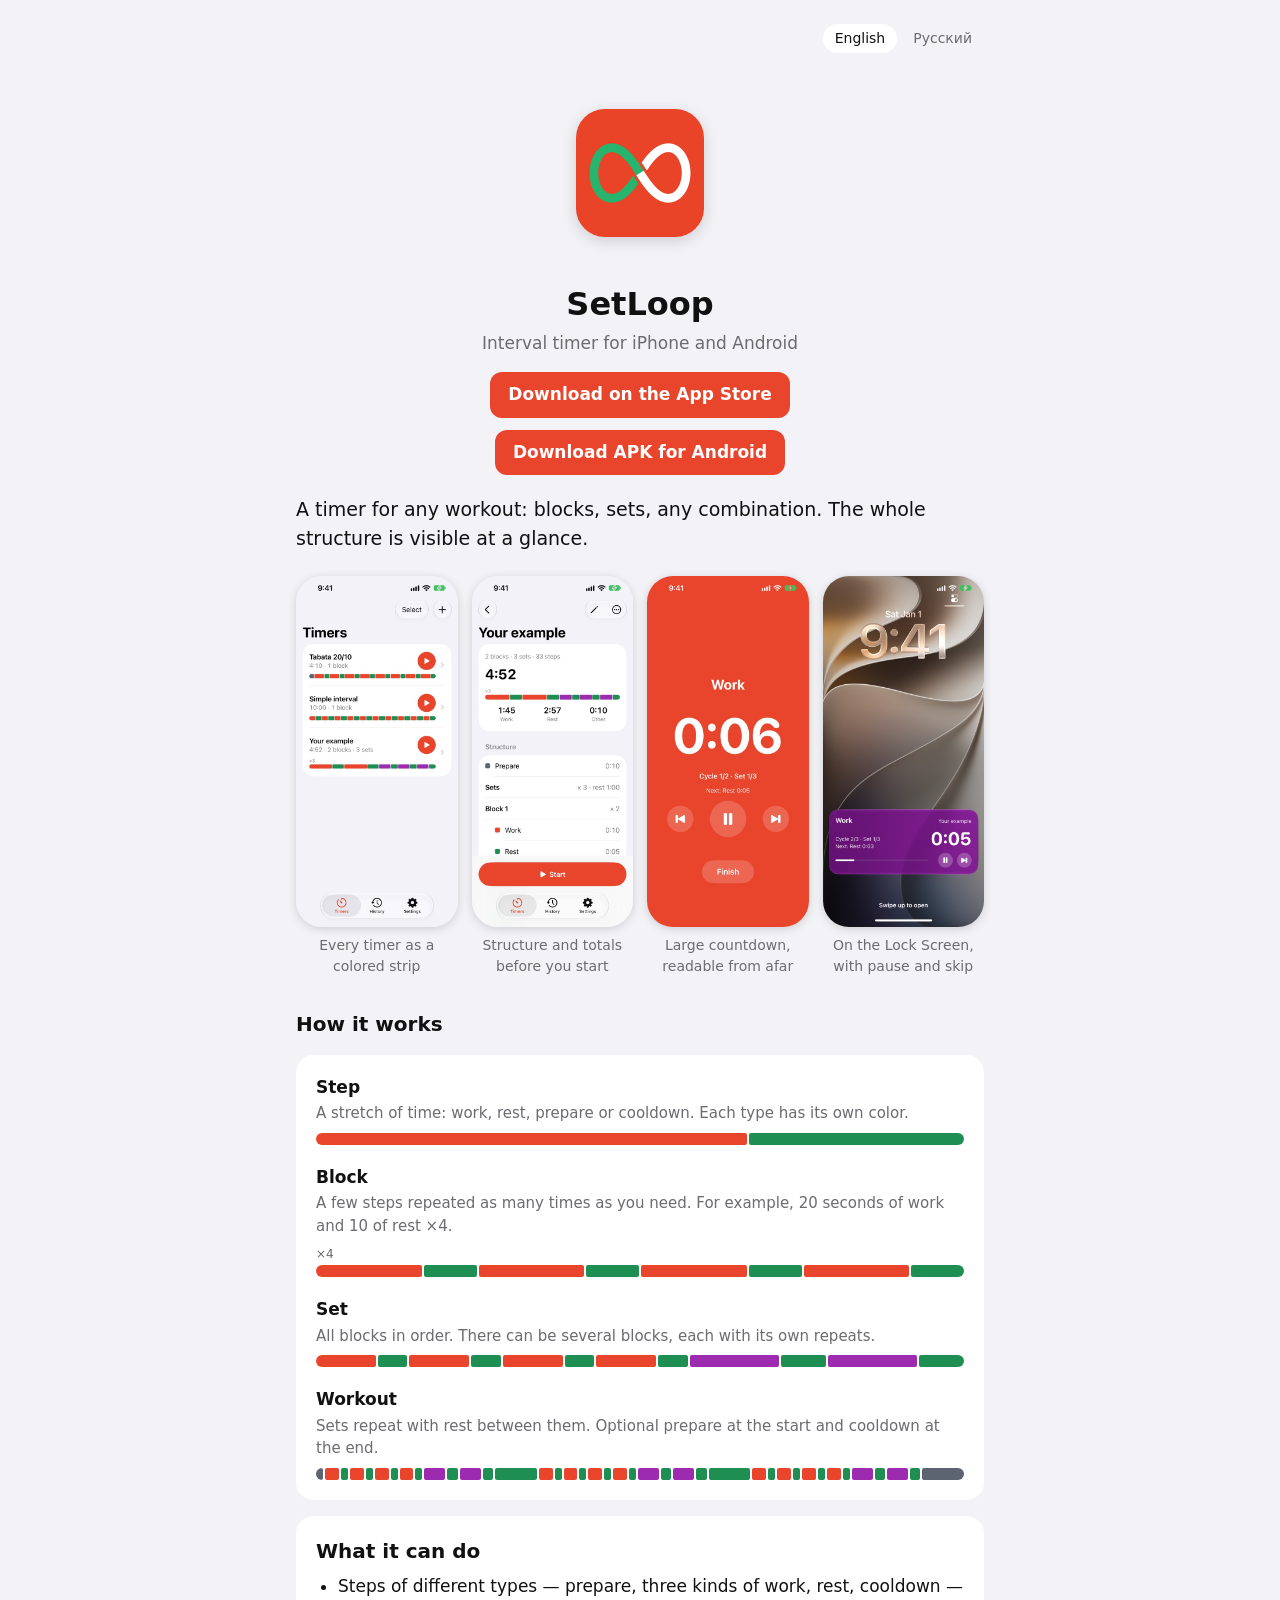
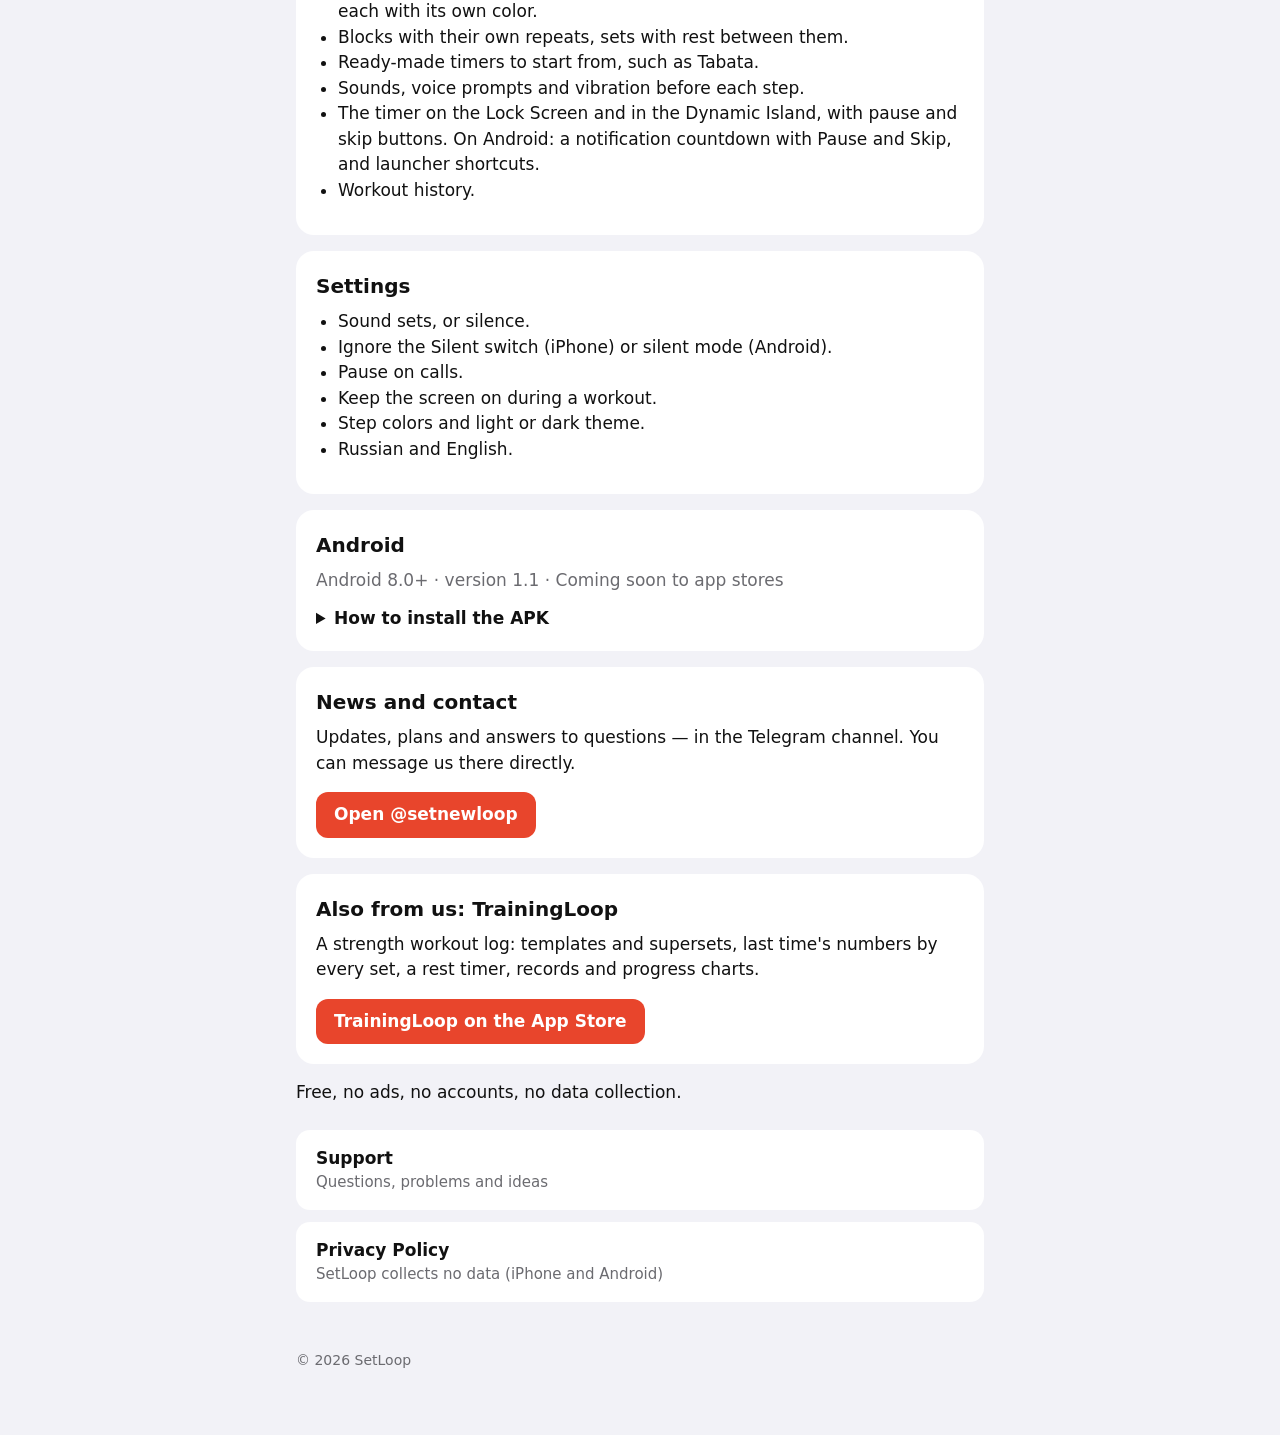
<file: site/index.html>
<!doctype html>
<html lang="en">
<head>
<meta charset="utf-8">
<meta name="viewport" content="width=device-width, initial-scale=1">
<title>SetLoop — Interval Timer</title>
<meta name="title-en" content="SetLoop — Interval Timer">
<meta name="title-ru" content="SetLoop — интервальный таймер">
<meta name="description" content="SetLoop is an interval timer for iPhone and Android: blocks, sets, any combination, with sounds, voice and a timer on the lock screen.">
<meta property="og:type" content="website">
<meta property="og:site_name" content="SetLoop">
<meta property="og:title" content="SetLoop — Interval Timer">
<meta property="og:description" content="Interval timer for iPhone and Android: blocks, sets, any combination. Free, no ads, no data collection.">
<meta property="og:url" content="https://personan1.github.io/SetLoop/">
<meta property="og:image" content="https://personan1.github.io/SetLoop/social-preview.png">
<meta property="og:image:width" content="1280">
<meta property="og:image:height" content="640">
<meta name="twitter:card" content="summary_large_image">
<link rel="icon" href="icon.png">
<link rel="apple-touch-icon" href="icon.png">
<link rel="stylesheet" href="style.css?v=5">
<script src="lang.js"></script>
</head>
<body>
<main>
  <header>
    <nav class="lang" aria-label="Language">
      <button data-set="en">English</button>
      <button data-set="ru">Русский</button>
    </nav>
  </header>

  <div class="hero">
    <img src="icon.png" alt="">
  </div>

  <section data-lang="en" lang="en">
    <div class="hero">
      <h1>SetLoop</h1>
      <p class="muted">Interval timer for iPhone and Android</p>
      <p class="store"><a class="button" href="https://apps.apple.com/ru/app/setloop-timer/id6837319745">Download on the App Store</a></p>
      <p class="store"><a class="button" href="https://github.com/PersonaN1/SetLoop-Android/releases/latest/download/SetLoop.apk">Download APK for Android</a></p>
    </div>
    <p class="lead">A timer for any workout: blocks, sets, any combination. The whole structure is visible at a glance.</p>

    <div class="shots" aria-label="Screenshots">
      <figure><img src="screens/en-1-list.jpg" alt="Timer list with colored strips" loading="lazy"><figcaption>Every timer as a colored strip</figcaption></figure>
      <figure><img src="screens/en-2-preview.jpg" alt="Timer overview: total time, work and rest, structure" loading="lazy"><figcaption>Structure and totals before you start</figcaption></figure>
      <figure><img src="screens/en-3-workout.jpg" alt="Workout screen with a large countdown" loading="lazy"><figcaption>Large countdown, readable from afar</figcaption></figure>
      <figure><img src="screens/en-4-lock.jpg" alt="Live Activity on the Lock Screen" loading="lazy"><figcaption>On the Lock Screen, with pause and skip</figcaption></figure>
    </div>

    <h2>How it works</h2>
    <div class="card how">
        <div class="level"><h3>Step</h3><p>A stretch of time: work, rest, prepare or cooldown. Each type has its own color.</p><div class="strip"><i style="flex:20;background:var(--work)"></i><i style="flex:10;background:var(--rest)"></i></div></div>
        <div class="level"><h3>Block</h3><p>A few steps repeated as many times as you need. For example, 20 seconds of work and 10 of rest ×4.</p><div class="repeat">×4</div><div class="strip"><i style="flex:20;background:var(--work)"></i><i style="flex:10;background:var(--rest)"></i><i style="flex:20;background:var(--work)"></i><i style="flex:10;background:var(--rest)"></i><i style="flex:20;background:var(--work)"></i><i style="flex:10;background:var(--rest)"></i><i style="flex:20;background:var(--work)"></i><i style="flex:10;background:var(--rest)"></i></div></div>
        <div class="level"><h3>Set</h3><p>All blocks in order. There can be several blocks, each with its own repeats.</p><div class="strip"><i style="flex:20;background:var(--work)"></i><i style="flex:10;background:var(--rest)"></i><i style="flex:20;background:var(--work)"></i><i style="flex:10;background:var(--rest)"></i><i style="flex:20;background:var(--work)"></i><i style="flex:10;background:var(--rest)"></i><i style="flex:20;background:var(--work)"></i><i style="flex:10;background:var(--rest)"></i><i style="flex:30;background:var(--work-b)"></i><i style="flex:15;background:var(--rest)"></i><i style="flex:30;background:var(--work-b)"></i><i style="flex:15;background:var(--rest)"></i></div></div>
        <div class="level"><h3>Workout</h3><p>Sets repeat with rest between them. Optional prepare at the start and cooldown at the end.</p><div class="strip"><i style="flex:10;background:var(--other)"></i><i style="flex:20;background:var(--work)"></i><i style="flex:10;background:var(--rest)"></i><i style="flex:20;background:var(--work)"></i><i style="flex:10;background:var(--rest)"></i><i style="flex:20;background:var(--work)"></i><i style="flex:10;background:var(--rest)"></i><i style="flex:20;background:var(--work)"></i><i style="flex:10;background:var(--rest)"></i><i style="flex:30;background:var(--work-b)"></i><i style="flex:15;background:var(--rest)"></i><i style="flex:30;background:var(--work-b)"></i><i style="flex:15;background:var(--rest)"></i><i style="flex:60;background:var(--rest)"></i><i style="flex:20;background:var(--work)"></i><i style="flex:10;background:var(--rest)"></i><i style="flex:20;background:var(--work)"></i><i style="flex:10;background:var(--rest)"></i><i style="flex:20;background:var(--work)"></i><i style="flex:10;background:var(--rest)"></i><i style="flex:20;background:var(--work)"></i><i style="flex:10;background:var(--rest)"></i><i style="flex:30;background:var(--work-b)"></i><i style="flex:15;background:var(--rest)"></i><i style="flex:30;background:var(--work-b)"></i><i style="flex:15;background:var(--rest)"></i><i style="flex:60;background:var(--rest)"></i><i style="flex:20;background:var(--work)"></i><i style="flex:10;background:var(--rest)"></i><i style="flex:20;background:var(--work)"></i><i style="flex:10;background:var(--rest)"></i><i style="flex:20;background:var(--work)"></i><i style="flex:10;background:var(--rest)"></i><i style="flex:20;background:var(--work)"></i><i style="flex:10;background:var(--rest)"></i><i style="flex:30;background:var(--work-b)"></i><i style="flex:15;background:var(--rest)"></i><i style="flex:30;background:var(--work-b)"></i><i style="flex:15;background:var(--rest)"></i><i style="flex:60;background:var(--other)"></i></div></div>
    </div>

    <div class="card">
      <h2>What it can do</h2>
      <ul>
        <li>Steps of different types — prepare, three kinds of work, rest, cooldown — each with its own color.</li>
        <li>Blocks with their own repeats, sets with rest between them.</li>
        <li>Ready-made timers to start from, such as Tabata.</li>
        <li>Sounds, voice prompts and vibration before each step.</li>
        <li>The timer on the Lock Screen and in the Dynamic Island, with pause and skip buttons. On Android: a notification countdown with Pause and Skip, and launcher shortcuts.</li>
        <li>Workout history.</li>
      </ul>
    </div>
    <div class="card">
      <h2>Settings</h2>
      <ul>
        <li>Sound sets, or silence.</li>
        <li>Ignore the Silent switch (iPhone) or silent mode (Android).</li>
        <li>Pause on calls.</li>
        <li>Keep the screen on during a workout.</li>
        <li>Step colors and light or dark theme.</li>
        <li>Russian and English.</li>
      </ul>
    </div>

    <div class="card">
      <h2>Android</h2>
      <p class="muted">Android 8.0+ · version 1.1 · Coming soon to app stores</p>
      <details class="install">
        <summary>How to install the APK</summary>
        <ol>
          <li>Open the download link in your phone's browser and save <b>SetLoop.apk</b>.</li>
          <li>Open the file. If Android asks, allow installing apps from this browser (Settings → Apps → Special access → Install unknown apps).</li>
          <li>Tap <b>Install</b>, then open SetLoop.</li>
        </ol>
        <p>The APK is signed. The SHA-256 checksum is listed on the <a href="https://github.com/PersonaN1/SetLoop-Android/releases/latest">GitHub release page</a>, so you can verify the file.</p>
      </details>
    </div>

    <div class="card telegram">
      <h2>News and contact</h2>
      <p>Updates, plans and answers to questions — in the Telegram channel. You can message us there directly.</p>
      <a class="button" href="https://t.me/setnewloop">Open @setnewloop</a>
    </div>

    <div class="card sibling">
      <h2>Also from us: TrainingLoop</h2>
      <p>A strength workout log: templates and supersets, last time's numbers by every set, a rest timer, records and progress charts.</p>
      <a class="button" href="https://apps.apple.com/ru/app/trainingloop/id6837618686">TrainingLoop on the App Store</a>
    </div>

    <p>Free, no ads, no accounts, no data collection.</p>
    <div class="links">
      <a href="support/">Support<span>Questions, problems and ideas</span></a>
      <a href="privacy/">Privacy Policy<span>SetLoop collects no data (iPhone and Android)</span></a>
    </div>
  </section>

  <section data-lang="ru" lang="ru">
    <div class="hero">
      <h1>SetLoop</h1>
      <p class="muted">Интервальный таймер для iPhone и Android</p>
      <p class="store"><a class="button" href="https://apps.apple.com/ru/app/setloop-timer/id6837319745">Скачать в App Store</a></p>
      <p class="store"><a class="button" href="https://github.com/PersonaN1/SetLoop-Android/releases/latest/download/SetLoop.apk">Скачать APK для Android</a></p>
    </div>
    <p class="lead">Таймер для тренировки любой сложности: блоки, сеты, любые сочетания. Вся структура видна с первого взгляда.</p>

    <div class="shots" aria-label="Скриншоты">
      <figure><img src="screens/ru-1-list.jpg" alt="Список таймеров с цветными полосами" loading="lazy"><figcaption>Каждый таймер — цветная полоса</figcaption></figure>
      <figure><img src="screens/ru-2-preview.jpg" alt="Обзор таймера: общее время, работа и отдых, структура" loading="lazy"><figcaption>Структура и итоги до старта</figcaption></figure>
      <figure><img src="screens/ru-3-workout.jpg" alt="Экран тренировки с крупным отсчётом" loading="lazy"><figcaption>Крупный отсчёт, видно издалека</figcaption></figure>
      <figure><img src="screens/ru-4-lock.jpg" alt="Live Activity на экране блокировки" loading="lazy"><figcaption>На экране блокировки, с паузой и пропуском</figcaption></figure>
    </div>

    <h2>Как это устроено</h2>
    <div class="card how">
        <div class="level"><h3>Шаг</h3><p>Отрезок времени: работа, отдых, подготовка или заминка. У каждого типа свой цвет.</p><div class="strip"><i style="flex:20;background:var(--work)"></i><i style="flex:10;background:var(--rest)"></i></div></div>
        <div class="level"><h3>Блок</h3><p>Несколько шагов, повторённых нужное число раз. Например, 20 секунд работы и 10 отдыха ×4.</p><div class="repeat">×4</div><div class="strip"><i style="flex:20;background:var(--work)"></i><i style="flex:10;background:var(--rest)"></i><i style="flex:20;background:var(--work)"></i><i style="flex:10;background:var(--rest)"></i><i style="flex:20;background:var(--work)"></i><i style="flex:10;background:var(--rest)"></i><i style="flex:20;background:var(--work)"></i><i style="flex:10;background:var(--rest)"></i></div></div>
        <div class="level"><h3>Сет</h3><p>Все блоки по порядку. Блоков может быть несколько, у каждого свои повторы.</p><div class="strip"><i style="flex:20;background:var(--work)"></i><i style="flex:10;background:var(--rest)"></i><i style="flex:20;background:var(--work)"></i><i style="flex:10;background:var(--rest)"></i><i style="flex:20;background:var(--work)"></i><i style="flex:10;background:var(--rest)"></i><i style="flex:20;background:var(--work)"></i><i style="flex:10;background:var(--rest)"></i><i style="flex:30;background:var(--work-b)"></i><i style="flex:15;background:var(--rest)"></i><i style="flex:30;background:var(--work-b)"></i><i style="flex:15;background:var(--rest)"></i></div></div>
        <div class="level"><h3>Тренировка</h3><p>Сеты повторяются с отдыхом между ними. В начале — подготовка, в конце — заминка, если нужны.</p><div class="strip"><i style="flex:10;background:var(--other)"></i><i style="flex:20;background:var(--work)"></i><i style="flex:10;background:var(--rest)"></i><i style="flex:20;background:var(--work)"></i><i style="flex:10;background:var(--rest)"></i><i style="flex:20;background:var(--work)"></i><i style="flex:10;background:var(--rest)"></i><i style="flex:20;background:var(--work)"></i><i style="flex:10;background:var(--rest)"></i><i style="flex:30;background:var(--work-b)"></i><i style="flex:15;background:var(--rest)"></i><i style="flex:30;background:var(--work-b)"></i><i style="flex:15;background:var(--rest)"></i><i style="flex:60;background:var(--rest)"></i><i style="flex:20;background:var(--work)"></i><i style="flex:10;background:var(--rest)"></i><i style="flex:20;background:var(--work)"></i><i style="flex:10;background:var(--rest)"></i><i style="flex:20;background:var(--work)"></i><i style="flex:10;background:var(--rest)"></i><i style="flex:20;background:var(--work)"></i><i style="flex:10;background:var(--rest)"></i><i style="flex:30;background:var(--work-b)"></i><i style="flex:15;background:var(--rest)"></i><i style="flex:30;background:var(--work-b)"></i><i style="flex:15;background:var(--rest)"></i><i style="flex:60;background:var(--rest)"></i><i style="flex:20;background:var(--work)"></i><i style="flex:10;background:var(--rest)"></i><i style="flex:20;background:var(--work)"></i><i style="flex:10;background:var(--rest)"></i><i style="flex:20;background:var(--work)"></i><i style="flex:10;background:var(--rest)"></i><i style="flex:20;background:var(--work)"></i><i style="flex:10;background:var(--rest)"></i><i style="flex:30;background:var(--work-b)"></i><i style="flex:15;background:var(--rest)"></i><i style="flex:30;background:var(--work-b)"></i><i style="flex:15;background:var(--rest)"></i><i style="flex:60;background:var(--other)"></i></div></div>
    </div>

    <div class="card">
      <h2>Возможности</h2>
      <ul>
        <li>Шаги разных типов — подготовка, три вида работы, отдых, заминка — у каждого свой цвет.</li>
        <li>Блоки со своими повторами, сеты с отдыхом между ними.</li>
        <li>Готовые таймеры для старта, например табата.</li>
        <li>Звуки, голосовые подсказки и вибрация перед каждым шагом.</li>
        <li>Таймер на экране блокировки и в Dynamic Island с кнопками паузы и пропуска. На Android — отсчёт в уведомлении с кнопками паузы и пропуска и ярлыки на рабочем столе.</li>
        <li>История тренировок.</li>
      </ul>
    </div>
    <div class="card">
      <h2>Настройки</h2>
      <ul>
        <li>Наборы звуков или тишина.</li>
        <li>Игнорировать беззвучный режим (iPhone и Android).</li>
        <li>Пауза при звонке.</li>
        <li>Не гасить экран во время тренировки.</li>
        <li>Цвета шагов, светлая или тёмная тема.</li>
        <li>Русский и английский язык.</li>
      </ul>
    </div>

    <div class="card">
      <h2>Android</h2>
      <p class="muted">Android 8.0+ · версия 1.1 · Скоро в магазинах приложений</p>
      <details class="install">
        <summary>Как установить APK</summary>
        <ol>
          <li>Откройте ссылку в браузере на телефоне и сохраните файл <b>SetLoop.apk</b>.</li>
          <li>Откройте файл. Если Android спросит, разрешите установку приложений из этого браузера («Настройки» → «Приложения» → «Особый доступ» → «Установка неизвестных приложений»).</li>
          <li>Нажмите <b>Установить</b> и откройте SetLoop.</li>
        </ol>
        <p>APK подписан. Контрольная сумма SHA-256 указана на <a href="https://github.com/PersonaN1/SetLoop-Android/releases/latest">странице релиза на GitHub</a>, по ней можно проверить файл.</p>
      </details>
    </div>

    <div class="card telegram">
      <h2>Новости и связь</h2>
      <p>Обновления, планы и ответы на вопросы — в Telegram-канале. Там же можно написать нам напрямую.</p>
      <a class="button" href="https://t.me/setnewloop">Открыть @setnewloop</a>
    </div>

    <div class="card sibling">
      <h2>Ещё от нас: TrainingLoop</h2>
      <p>Дневник силовых тренировок: шаблоны и суперсеты, прошлые результаты у каждого подхода, таймер отдыха, рекорды и графики прогресса.</p>
      <a class="button" href="https://apps.apple.com/ru/app/trainingloop/id6837618686">TrainingLoop в App Store</a>
    </div>

    <p>Бесплатно, без рекламы, без аккаунтов и без сбора данных.</p>
    <div class="links">
      <a href="support/">Поддержка<span>Вопросы, проблемы и идеи</span></a>
      <a href="privacy/">Политика конфиденциальности<span>SetLoop не собирает данные (iPhone и Android)</span></a>
    </div>
  </section>

  <footer>© 2026 SetLoop</footer>
</main>
</body>
</html>
</file>
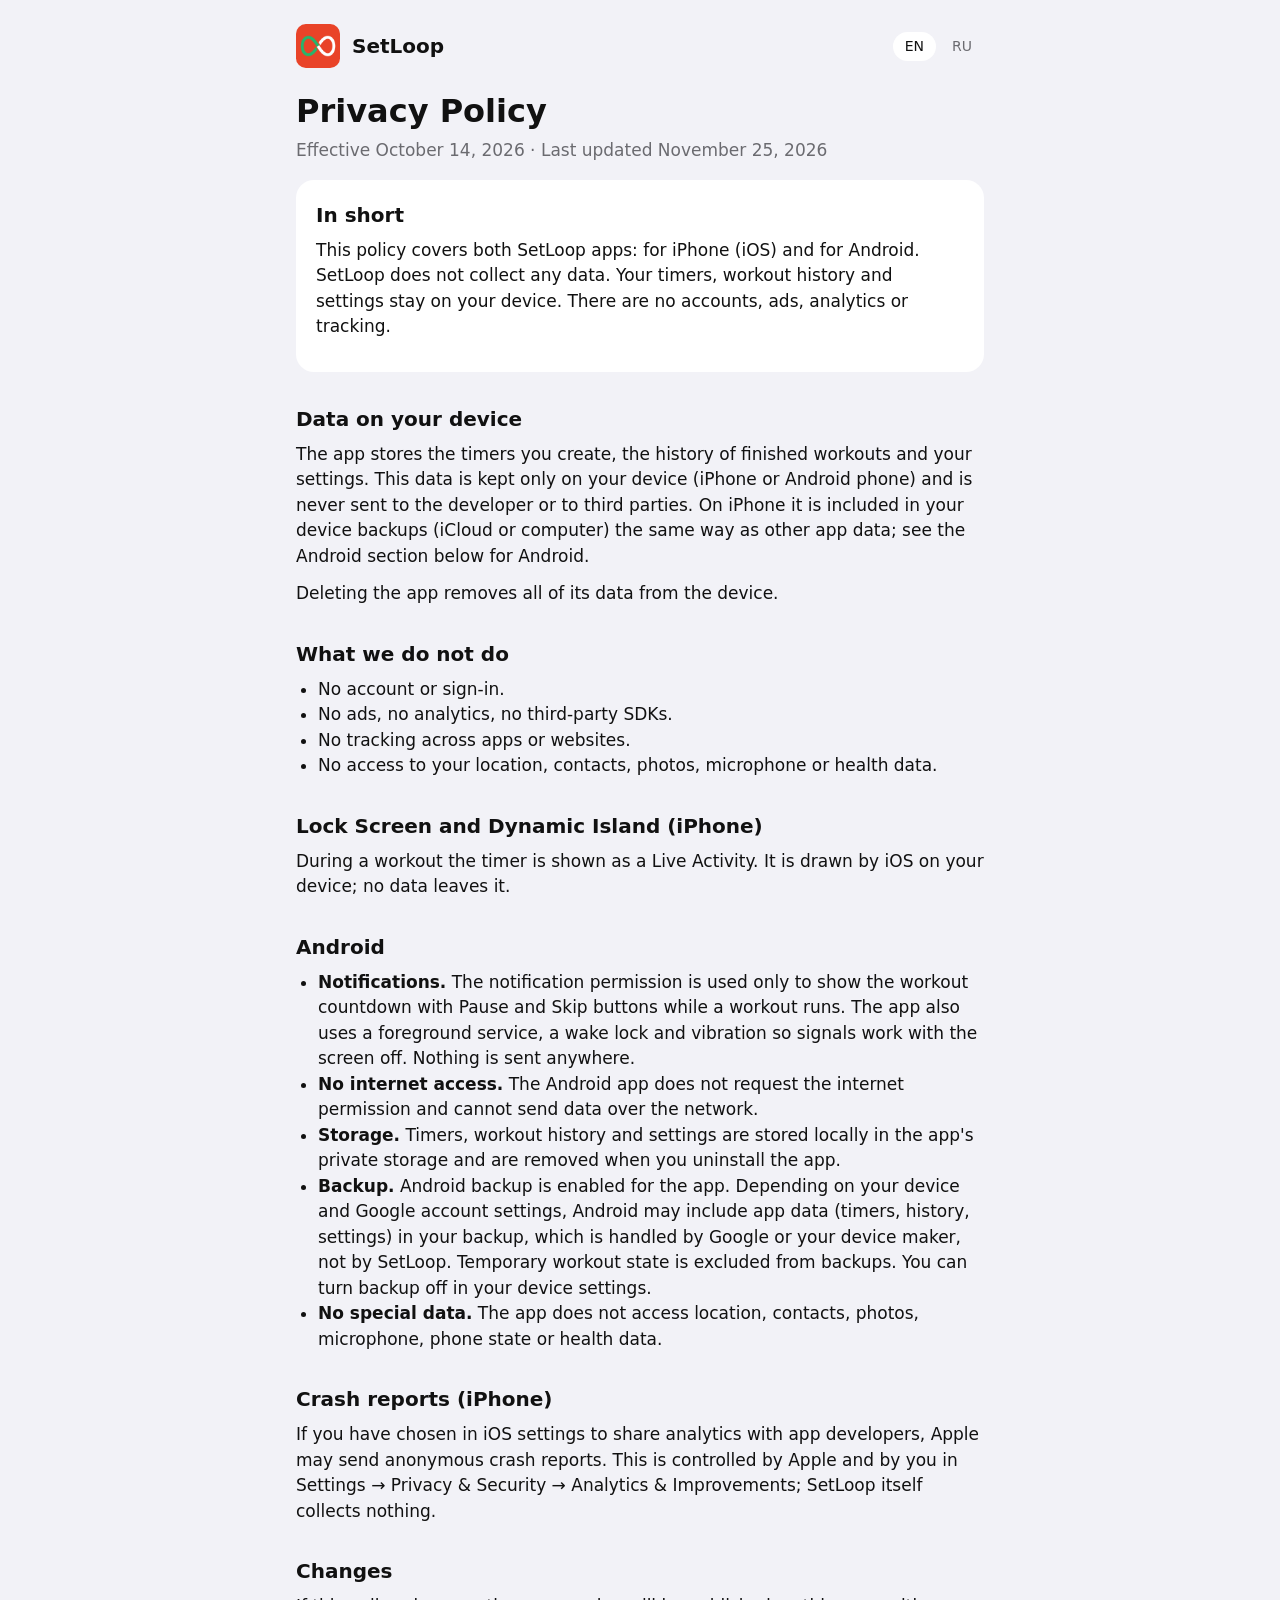
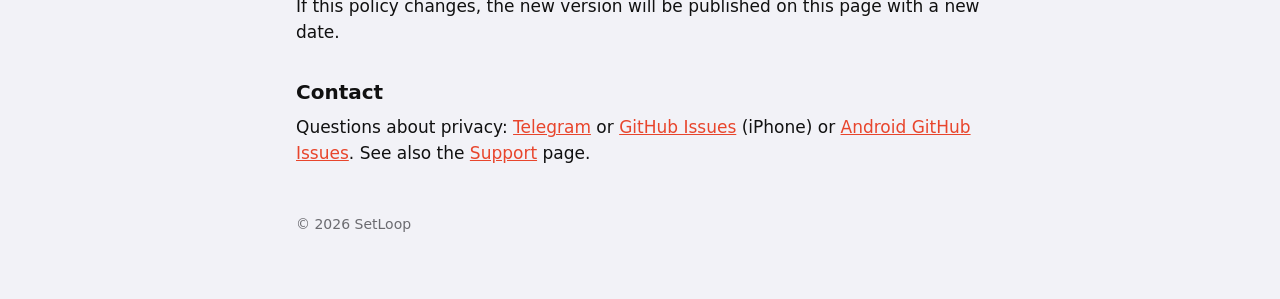
<file: site/privacy/index.html>
<!doctype html>
<html lang="en">
<head>
<meta charset="utf-8">
<meta name="viewport" content="width=device-width, initial-scale=1">
<title>SetLoop — Privacy Policy</title>
<meta name="title-en" content="SetLoop — Privacy Policy">
<meta name="title-ru" content="SetLoop — Политика конфиденциальности">
<meta name="description" content="SetLoop for iPhone and Android does not collect, store on servers or share any personal data.">
<meta property="og:type" content="website">
<meta property="og:site_name" content="SetLoop">
<meta property="og:title" content="SetLoop — Privacy Policy">
<meta property="og:description" content="SetLoop does not collect any data. On iPhone and Android, timers, history and settings stay on your device.">
<meta property="og:url" content="https://personan1.github.io/SetLoop/privacy/">
<meta property="og:image" content="https://personan1.github.io/SetLoop/social-preview.png">
<meta property="og:image:width" content="1280">
<meta property="og:image:height" content="640">
<meta name="twitter:card" content="summary_large_image">
<link rel="icon" href="../icon.png">
<link rel="stylesheet" href="../style.css?v=3">
<script src="../lang.js"></script>
</head>
<body>
<main>
  <header>
    <a class="home" href="../"><img src="../icon.png" alt="">SetLoop</a>
    <nav class="lang" aria-label="Language">
      <button data-set="en">EN</button>
      <button data-set="ru">RU</button>
    </nav>
  </header>

  <article data-lang="en" lang="en">
    <h1>Privacy Policy</h1>
    <p class="muted">Effective October 14, 2026 · Last updated November 25, 2026</p>

    <div class="card">
      <h2>In short</h2>
      <p>This policy covers both SetLoop apps: for iPhone (iOS) and for Android. SetLoop does not collect any data. Your timers, workout history and settings stay on your device. There are no accounts, ads, analytics or tracking.</p>
    </div>

    <h2>Data on your device</h2>
    <p>The app stores the timers you create, the history of finished workouts and your settings. This data is kept only on your device (iPhone or Android phone) and is never sent to the developer or to third parties. On iPhone it is included in your device backups (iCloud or computer) the same way as other app data; see the Android section below for Android.</p>
    <p>Deleting the app removes all of its data from the device.</p>

    <h2>What we do not do</h2>
    <ul>
      <li>No account or sign-in.</li>
      <li>No ads, no analytics, no third-party SDKs.</li>
      <li>No tracking across apps or websites.</li>
      <li>No access to your location, contacts, photos, microphone or health data.</li>
    </ul>

    <h2>Lock Screen and Dynamic Island (iPhone)</h2>
    <p>During a workout the timer is shown as a Live Activity. It is drawn by iOS on your device; no data leaves it.</p>

    <h2>Android</h2>
    <ul>
      <li><b>Notifications.</b> The notification permission is used only to show the workout countdown with Pause and Skip buttons while a workout runs. The app also uses a foreground service, a wake lock and vibration so signals work with the screen off. Nothing is sent anywhere.</li>
      <li><b>No internet access.</b> The Android app does not request the internet permission and cannot send data over the network.</li>
      <li><b>Storage.</b> Timers, workout history and settings are stored locally in the app's private storage and are removed when you uninstall the app.</li>
      <li><b>Backup.</b> Android backup is enabled for the app. Depending on your device and Google account settings, Android may include app data (timers, history, settings) in your backup, which is handled by Google or your device maker, not by SetLoop. Temporary workout state is excluded from backups. You can turn backup off in your device settings.</li>
      <li><b>No special data.</b> The app does not access location, contacts, photos, microphone, phone state or health data.</li>
    </ul>

    <h2>Crash reports (iPhone)</h2>
    <p>If you have chosen in iOS settings to share analytics with app developers, Apple may send anonymous crash reports. This is controlled by Apple and by you in Settings → Privacy &amp; Security → Analytics &amp; Improvements; SetLoop itself collects nothing.</p>

    <h2>Changes</h2>
    <p>If this policy changes, the new version will be published on this page with a new date.</p>

    <h2>Contact</h2>
    <p>Questions about privacy: <a href="https://t.me/setnewloop">Telegram</a> or <a href="https://github.com/PersonaN1/SetLoop/issues">GitHub Issues</a> (iPhone) or <a href="https://github.com/PersonaN1/SetLoop-Android/issues">Android GitHub Issues</a>. See also the <a href="../support/">Support</a> page.</p>
  </article>

  <article data-lang="ru" lang="ru">
    <h1>Политика конфиденциальности</h1>
    <p class="muted">Действует с 14 октября 2026 года · Обновлено 25 ноября 2026 года</p>

    <div class="card">
      <h2>Коротко</h2>
      <p>Эта политика относится к обоим приложениям SetLoop: для iPhone (iOS) и для Android. SetLoop не собирает никаких данных. Ваши таймеры, история тренировок и настройки остаются на устройстве. Нет аккаунтов, рекламы, аналитики и отслеживания.</p>
    </div>

    <h2>Данные на устройстве</h2>
    <p>Приложение хранит созданные вами таймеры, историю завершённых тренировок и настройки. Эти данные хранятся только на вашем устройстве (iPhone или телефон Android) и не передаются ни разработчику, ни третьим лицам. На iPhone они попадают в резервную копию устройства (iCloud или компьютер) так же, как данные других приложений; об Android см. раздел ниже.</p>
    <p>При удалении приложения все его данные удаляются с устройства.</p>

    <h2>Чего мы не делаем</h2>
    <ul>
      <li>Нет аккаунта и входа.</li>
      <li>Нет рекламы, аналитики и сторонних SDK.</li>
      <li>Нет отслеживания в других приложениях и на сайтах.</li>
      <li>Нет доступа к геопозиции, контактам, фото, микрофону и данным о здоровье.</li>
    </ul>

    <h2>Экран блокировки и Dynamic Island (iPhone)</h2>
    <p>Во время тренировки таймер показывается как Live Activity. Её рисует iOS на вашем устройстве, данные никуда не уходят.</p>

    <h2>Android</h2>
    <ul>
      <li><b>Уведомления.</b> Разрешение на уведомления используется только для показа отсчёта тренировки с кнопками паузы и пропуска, пока идёт тренировка. Приложение также использует службу переднего плана, блокировку пробуждения и вибрацию, чтобы сигналы работали при выключенном экране. Ничего никуда не отправляется.</li>
      <li><b>Нет доступа в интернет.</b> Приложение для Android не запрашивает разрешение на доступ в интернет и не может передавать данные по сети.</li>
      <li><b>Хранение.</b> Таймеры, история тренировок и настройки хранятся локально в закрытом хранилище приложения и удаляются при удалении приложения.</li>
      <li><b>Резервное копирование.</b> Для приложения включено резервное копирование Android. В зависимости от настроек устройства и аккаунта Google Android может включать данные приложения (таймеры, историю, настройки) в вашу резервную копию; ею управляют Google или производитель устройства, а не SetLoop. Временное состояние тренировки в копию не попадает. Резервное копирование можно отключить в настройках устройства.</li>
      <li><b>Нет особых данных.</b> Приложение не обращается к геопозиции, контактам, фото, микрофону, состоянию телефона и данным о здоровье.</li>
    </ul>

    <h2>Отчёты о сбоях (iPhone)</h2>
    <p>Если в настройках iOS вы разрешили делиться аналитикой с разработчиками, Apple может присылать анонимные отчёты о сбоях. Этим управляют Apple и вы сами в «Настройки» → «Конфиденциальность и безопасность» → «Аналитика и улучшения»; само приложение ничего не собирает.</p>

    <h2>Изменения</h2>
    <p>Если политика изменится, новая версия появится на этой странице с новой датой.</p>

    <h2>Связь</h2>
    <p>Вопросы о конфиденциальности: <a href="https://t.me/setnewloop">Telegram</a> или <a href="https://github.com/PersonaN1/SetLoop/issues">GitHub Issues</a> (iPhone) или <a href="https://github.com/PersonaN1/SetLoop-Android/issues">GitHub Issues для Android</a>. Также см. страницу <a href="../support/">Поддержка</a>.</p>
  </article>

  <footer>© 2026 SetLoop</footer>
</main>
</body>
</html>
</file>
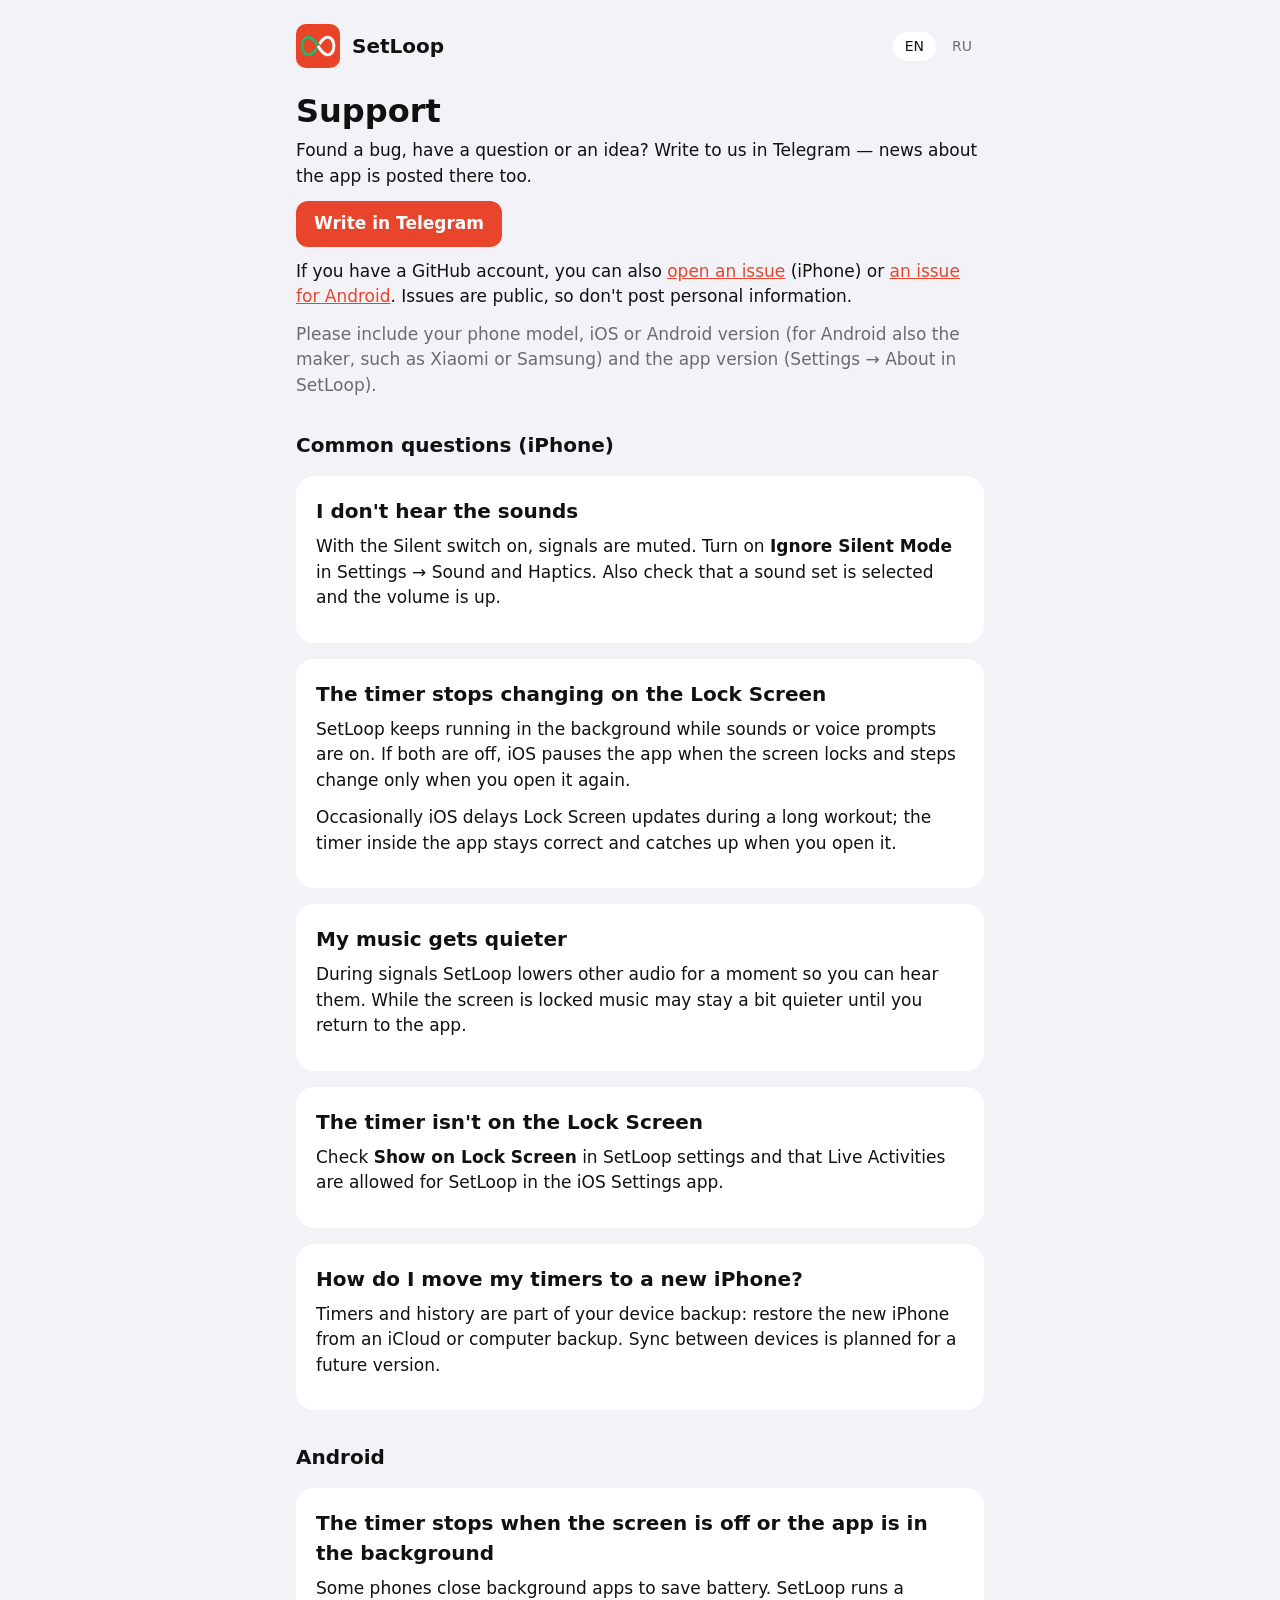
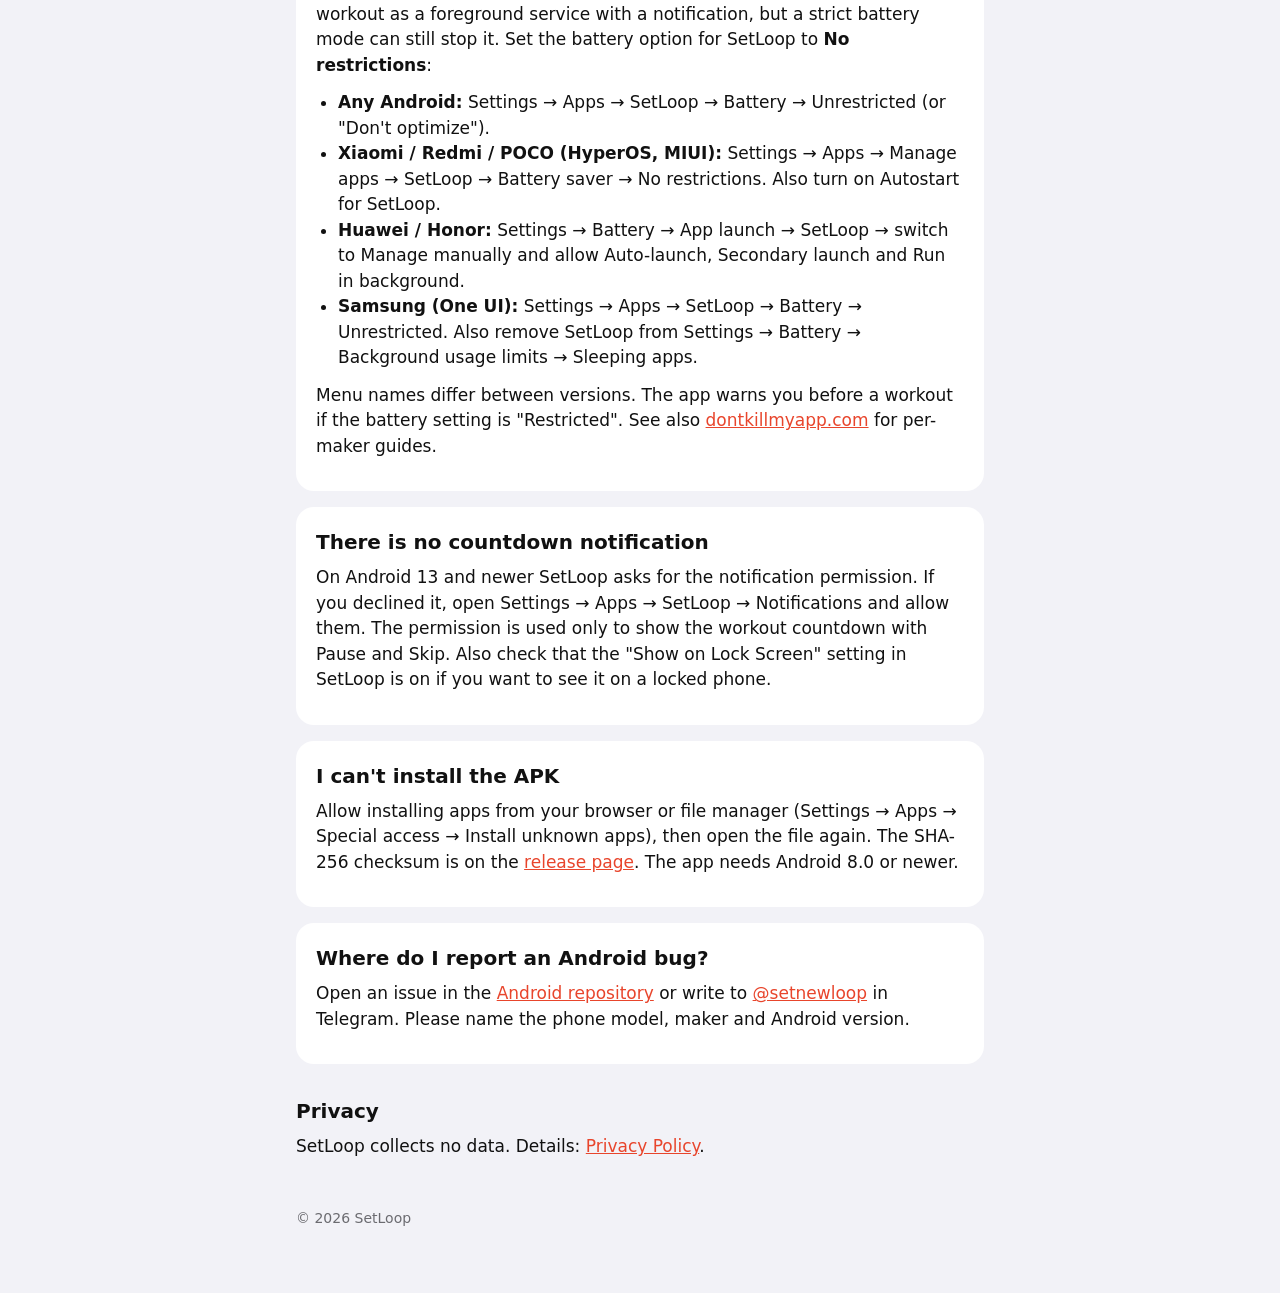
<file: site/support/index.html>
<!doctype html>
<html lang="en">
<head>
<meta charset="utf-8">
<meta name="viewport" content="width=device-width, initial-scale=1">
<title>SetLoop — Support</title>
<meta name="title-en" content="SetLoop — Support">
<meta name="title-ru" content="SetLoop — Поддержка">
<meta name="description" content="Help with SetLoop for iPhone and Android: answers to common questions and how to report a problem.">
<meta property="og:type" content="website">
<meta property="og:site_name" content="SetLoop">
<meta property="og:title" content="SetLoop — Support">
<meta property="og:description" content="Help with SetLoop on iPhone and Android: common questions and how to contact the developer.">
<meta property="og:url" content="https://personan1.github.io/SetLoop/support/">
<meta property="og:image" content="https://personan1.github.io/SetLoop/social-preview.png">
<meta property="og:image:width" content="1280">
<meta property="og:image:height" content="640">
<meta name="twitter:card" content="summary_large_image">
<link rel="icon" href="../icon.png">
<link rel="stylesheet" href="../style.css?v=3">
<script src="../lang.js"></script>
</head>
<body>
<main>
  <header>
    <a class="home" href="../"><img src="../icon.png" alt="">SetLoop</a>
    <nav class="lang" aria-label="Language">
      <button data-set="en">EN</button>
      <button data-set="ru">RU</button>
    </nav>
  </header>

  <article data-lang="en" lang="en">
    <h1>Support</h1>
    <p>Found a bug, have a question or an idea? Write to us in Telegram — news about the app is posted there too.</p>
    <p><a class="button" href="https://t.me/setnewloop">Write in Telegram</a></p>
    <p>If you have a GitHub account, you can also <a href="https://github.com/PersonaN1/SetLoop/issues/new">open an issue</a> (iPhone) or <a href="https://github.com/PersonaN1/SetLoop-Android/issues/new">an issue for Android</a>. Issues are public, so don't post personal information.</p>
    <p class="muted">Please include your phone model, iOS or Android version (for Android also the maker, such as Xiaomi or Samsung) and the app version (Settings → About in SetLoop).</p>

    <h2>Common questions (iPhone)</h2>

    <div class="card">
      <h2>I don't hear the sounds</h2>
      <p>With the Silent switch on, signals are muted. Turn on <b>Ignore Silent Mode</b> in Settings → Sound and Haptics. Also check that a sound set is selected and the volume is up.</p>
    </div>

    <div class="card">
      <h2>The timer stops changing on the Lock Screen</h2>
      <p>SetLoop keeps running in the background while sounds or voice prompts are on. If both are off, iOS pauses the app when the screen locks and steps change only when you open it again.</p>
      <p>Occasionally iOS delays Lock Screen updates during a long workout; the timer inside the app stays correct and catches up when you open it.</p>
    </div>

    <div class="card">
      <h2>My music gets quieter</h2>
      <p>During signals SetLoop lowers other audio for a moment so you can hear them. While the screen is locked music may stay a bit quieter until you return to the app.</p>
    </div>

    <div class="card">
      <h2>The timer isn't on the Lock Screen</h2>
      <p>Check <b>Show on Lock Screen</b> in SetLoop settings and that Live Activities are allowed for SetLoop in the iOS Settings app.</p>
    </div>

    <div class="card">
      <h2>How do I move my timers to a new iPhone?</h2>
      <p>Timers and history are part of your device backup: restore the new iPhone from an iCloud or computer backup. Sync between devices is planned for a future version.</p>
    </div>

    <h2 id="android">Android</h2>
    <div class="card">
      <h2>The timer stops when the screen is off or the app is in the background</h2>
      <p>Some phones close background apps to save battery. SetLoop runs a workout as a foreground service with a notification, but a strict battery mode can still stop it. Set the battery option for SetLoop to <b>No restrictions</b>:</p>
      <ul>
        <li><b>Any Android:</b> Settings → Apps → SetLoop → Battery → Unrestricted (or "Don't optimize").</li>
        <li><b>Xiaomi / Redmi / POCO (HyperOS, MIUI):</b> Settings → Apps → Manage apps → SetLoop → Battery saver → No restrictions. Also turn on Autostart for SetLoop.</li>
        <li><b>Huawei / Honor:</b> Settings → Battery → App launch → SetLoop → switch to Manage manually and allow Auto-launch, Secondary launch and Run in background.</li>
        <li><b>Samsung (One UI):</b> Settings → Apps → SetLoop → Battery → Unrestricted. Also remove SetLoop from Settings → Battery → Background usage limits → Sleeping apps.</li>
      </ul>
      <p>Menu names differ between versions. The app warns you before a workout if the battery setting is "Restricted". See also <a href="https://dontkillmyapp.com">dontkillmyapp.com</a> for per-maker guides.</p>
    </div>

    <div class="card">
      <h2>There is no countdown notification</h2>
      <p>On Android 13 and newer SetLoop asks for the notification permission. If you declined it, open Settings → Apps → SetLoop → Notifications and allow them. The permission is used only to show the workout countdown with Pause and Skip. Also check that the "Show on Lock Screen" setting in SetLoop is on if you want to see it on a locked phone.</p>
    </div>

    <div class="card">
      <h2>I can't install the APK</h2>
      <p>Allow installing apps from your browser or file manager (Settings → Apps → Special access → Install unknown apps), then open the file again. The SHA-256 checksum is on the <a href="https://github.com/PersonaN1/SetLoop-Android/releases/latest">release page</a>. The app needs Android 8.0 or newer.</p>
    </div>

    <div class="card">
      <h2>Where do I report an Android bug?</h2>
      <p>Open an issue in the <a href="https://github.com/PersonaN1/SetLoop-Android/issues">Android repository</a> or write to <a href="https://t.me/setnewloop">@setnewloop</a> in Telegram. Please name the phone model, maker and Android version.</p>
    </div>

    <h2>Privacy</h2>
    <p>SetLoop collects no data. Details: <a href="../privacy/">Privacy Policy</a>.</p>
  </article>

  <article data-lang="ru" lang="ru">
    <h1>Поддержка</h1>
    <p>Нашли ошибку, есть вопрос или идея? Напишите нам в Telegram — там же новости приложения.</p>
    <p><a class="button" href="https://t.me/setnewloop">Написать в Telegram</a></p>
    <p>Если у вас есть аккаунт GitHub, можно также <a href="https://github.com/PersonaN1/SetLoop/issues/new">создать обращение</a> (iPhone) или <a href="https://github.com/PersonaN1/SetLoop-Android/issues/new">обращение для Android</a>. Обращения публичны, не пишите в них личные данные.</p>
    <p class="muted">Укажите модель телефона, версию iOS или Android (для Android также производителя, например Xiaomi или Samsung) и версию приложения (в SetLoop: «Настройки» → «О приложении»).</p>

    <h2>Частые вопросы (iPhone)</h2>

    <div class="card">
      <h2>Не слышно звуков</h2>
      <p>Когда включён переключатель «Бесшумно», сигналы молчат. Включите <b>Игнорировать беззвучный режим</b> в «Настройки» → «Звук и вибрация». Также проверьте, что выбран набор звуков и громкость не на нуле.</p>
    </div>

    <div class="card">
      <h2>Таймер на экране блокировки перестаёт меняться</h2>
      <p>SetLoop работает в фоне, пока включены звуки или голосовые подсказки. Если выключено и то и другое, iOS приостанавливает приложение при блокировке, и шаги меняются, только когда вы его открываете.</p>
      <p>Иногда на длинной тренировке iOS задерживает обновления экрана блокировки; таймер в самом приложении идёт верно и догоняет, когда вы его открываете.</p>
    </div>

    <div class="card">
      <h2>Музыка становится тише</h2>
      <p>Во время сигналов SetLoop ненадолго приглушает другой звук, чтобы их было слышно. Пока экран заблокирован, музыка может оставаться чуть тише до возвращения в приложение.</p>
    </div>

    <div class="card">
      <h2>Таймера нет на экране блокировки</h2>
      <p>Проверьте <b>Показывать на экране блокировки</b> в настройках SetLoop и что Live Activities разрешены для SetLoop в приложении «Настройки» iOS.</p>
    </div>

    <div class="card">
      <h2>Как перенести таймеры на новый iPhone?</h2>
      <p>Таймеры и история входят в резервную копию устройства: восстановите новый iPhone из копии iCloud или компьютера. Синхронизация между устройствами запланирована в одной из следующих версий.</p>
    </div>

    <h2 id="android">Android</h2>
    <div class="card">
      <h2>Таймер останавливается при выключенном экране или в фоне</h2>
      <p>Некоторые телефоны закрывают фоновые приложения, чтобы экономить заряд. SetLoop ведёт тренировку как служба переднего плана с уведомлением, но строгий режим батареи всё равно может её остановить. Установите для SetLoop режим батареи <b>Без ограничений</b>:</p>
      <ul>
        <li><b>Любой Android:</b> «Настройки» → «Приложения» → SetLoop → «Батарея» → «Без ограничений» (или «Не оптимизировать»).</li>
        <li><b>Xiaomi / Redmi / POCO (HyperOS, MIUI):</b> «Настройки» → «Приложения» → «Все приложения» → SetLoop → «Контроль активности» (или «Экономия заряда») → «Нет ограничений». Также включите «Автозапуск» для SetLoop.</li>
        <li><b>Huawei / Honor:</b> «Настройки» → «Батарея» → «Запуск приложений» → SetLoop → переключите на «Управлять вручную» и разрешите автозапуск, косвенный запуск и работу в фоновом режиме.</li>
        <li><b>Samsung (One UI):</b> «Настройки» → «Приложения» → SetLoop → «Батарея» → «Без ограничений». Также уберите SetLoop из «Настройки» → «Батарея» → «Ограничения фоновой работы» → «Неиспользуемые приложения» (спящие).</li>
      </ul>
      <p>Названия пунктов зависят от версии прошивки. Перед тренировкой приложение предупредит, если для него выбран режим «Ограничено». Руководства по производителям — на <a href="https://dontkillmyapp.com">dontkillmyapp.com</a>.</p>
    </div>

    <div class="card">
      <h2>Нет уведомления с отсчётом</h2>
      <p>На Android 13 и новее SetLoop запрашивает разрешение на уведомления. Если вы отказали, откройте «Настройки» → «Приложения» → SetLoop → «Уведомления» и разрешите их. Разрешение нужно только для показа отсчёта тренировки с кнопками паузы и пропуска. Чтобы видеть его на заблокированном телефоне, также проверьте, что в настройках SetLoop включено «Показывать на экране блокировки».</p>
    </div>

    <div class="card">
      <h2>Не получается установить APK</h2>
      <p>Разрешите установку приложений из вашего браузера или файлового менеджера («Настройки» → «Приложения» → «Особый доступ» → «Установка неизвестных приложений») и откройте файл снова. Контрольная сумма SHA-256 указана на <a href="https://github.com/PersonaN1/SetLoop-Android/releases/latest">странице релиза</a>. Нужен Android 8.0 или новее.</p>
    </div>

    <div class="card">
      <h2>Куда сообщить об ошибке в Android-версии?</h2>
      <p>Создайте обращение в <a href="https://github.com/PersonaN1/SetLoop-Android/issues">репозитории Android</a> или напишите в Telegram: <a href="https://t.me/setnewloop">@setnewloop</a>. Укажите модель телефона, производителя и версию Android.</p>
    </div>

    <h2>Конфиденциальность</h2>
    <p>SetLoop не собирает данные. Подробнее: <a href="../privacy/">Политика конфиденциальности</a>.</p>
  </article>

  <footer>© 2026 SetLoop</footer>
</main>
</body>
</html>
</file>
<file: site/style.css>
:root {
  --bg: #f2f2f7;
  --card: #fff;
  --fg: #111;
  --muted: #6b6b70;
  --accent: #e8452c;
  --line: #e2e2e7;
}
@media (prefers-color-scheme: dark) {
  :root {
    --bg: #000;
    --card: #1c1c1e;
    --fg: #f2f2f7;
    --muted: #98989f;
    --accent: #ff6a50;
    --line: #2c2c2e;
  }
}
* { box-sizing: border-box; }
body {
  margin: 0;
  background: var(--bg);
  color: var(--fg);
  font: 17px/1.5 -apple-system, BlinkMacSystemFont, "Segoe UI", system-ui, sans-serif;
  -webkit-text-size-adjust: 100%;
}
main { max-width: 720px; margin: 0 auto; padding: 24px 16px 64px; }
header { display: flex; align-items: center; gap: 12px; margin-bottom: 24px; }
header a.home { display: flex; align-items: center; gap: 12px; color: inherit; text-decoration: none; font-weight: 600; font-size: 20px; }
header img { width: 44px; height: 44px; border-radius: 22.37%; }
nav.lang { margin-left: auto; display: flex; gap: 4px; }
nav.lang button {
  font: inherit; font-size: 14px; border: 0; border-radius: 99px; padding: 4px 12px;
  background: transparent; color: var(--muted); cursor: pointer;
}
nav.lang button[aria-pressed="true"] { background: var(--card); color: var(--fg); }
h1 { font-size: 32px; line-height: 1.2; margin: 0 0 8px; }
h2 { font-size: 20px; margin: 32px 0 8px; }
p, ul { margin: 0 0 12px; }
ul { padding-left: 22px; }
a { color: var(--accent); }
.muted { color: var(--muted); }
.card { background: var(--card); border-radius: 18px; padding: 20px; margin: 16px 0; }
.card h2 { margin-top: 0; }
.hero { text-align: center; padding: 32px 0 8px; }
.hero img { width: 128px; height: 128px; border-radius: 22.37%; box-shadow: 0 4px 16px rgba(0, 0, 0, .15); }
.links { display: grid; gap: 12px; margin-top: 24px; }
.links a {
  display: block; background: var(--card); border-radius: 14px; padding: 16px 20px;
  color: var(--fg); text-decoration: none; font-weight: 600;
}
.links a span { display: block; font-weight: 400; color: var(--muted); font-size: 15px; }
.button {
  display: inline-block; background: var(--accent); color: #fff; text-decoration: none;
  font-weight: 600; border-radius: 12px; padding: 10px 18px;
}
footer { margin-top: 48px; font-size: 14px; color: var(--muted); }
/* Both languages are on every page; lang.js hides the other one. Without JS both stay visible. */
html.js [data-lang]:not(.shown) { display: none; }

/* Step colors from StepColors.default. */
:root { --work: #e8452c; --work-b: #9c2bb0; --rest: #1e8e52; --other: #5b6470; }
.lead { font-size: 19px; }
.shots {
  display: flex; gap: 14px; overflow-x: auto; scroll-snap-type: x mandatory;
  margin: 24px -16px; padding: 0 16px 8px; scrollbar-width: thin;
}
.shots figure { flex: 0 0 200px; margin: 0; scroll-snap-align: start; }
.shots img {
  display: block; width: 100%; height: auto; aspect-ratio: 1179 / 2556;
  border-radius: 26px; box-shadow: 0 2px 10px rgba(0, 0, 0, .15);
}
.shots figcaption { font-size: 14px; color: var(--muted); margin-top: 8px; text-align: center; }
@media (min-width: 860px) {
  .shots { overflow: visible; margin: 24px 0; padding: 0; }
  .shots figure { flex: 1 1 0; }
}
.how .level + .level { margin-top: 20px; }
.how h3 { font-size: 17px; margin: 0 0 2px; }
.how p { color: var(--muted); font-size: 15px; margin: 0 0 8px; }
.how .repeat { font-size: 12px; color: var(--muted); margin-bottom: 2px; }
.strip { display: flex; gap: 2px; height: 12px; border-radius: 6px; overflow: hidden; }
.strip i { display: block; min-width: 2px; border-radius: 2px; }
.telegram .button, .sibling .button { margin-top: 4px; }
.store { margin-top: 16px; }
.store + .store { margin-top: 8px; }
.install { margin-top: 12px; }
.install summary { cursor: pointer; font-weight: 600; }
.install ol { margin: 8px 0; padding-left: 22px; }
.install p { font-size: 15px; color: var(--muted); margin: 0; }
</file>
